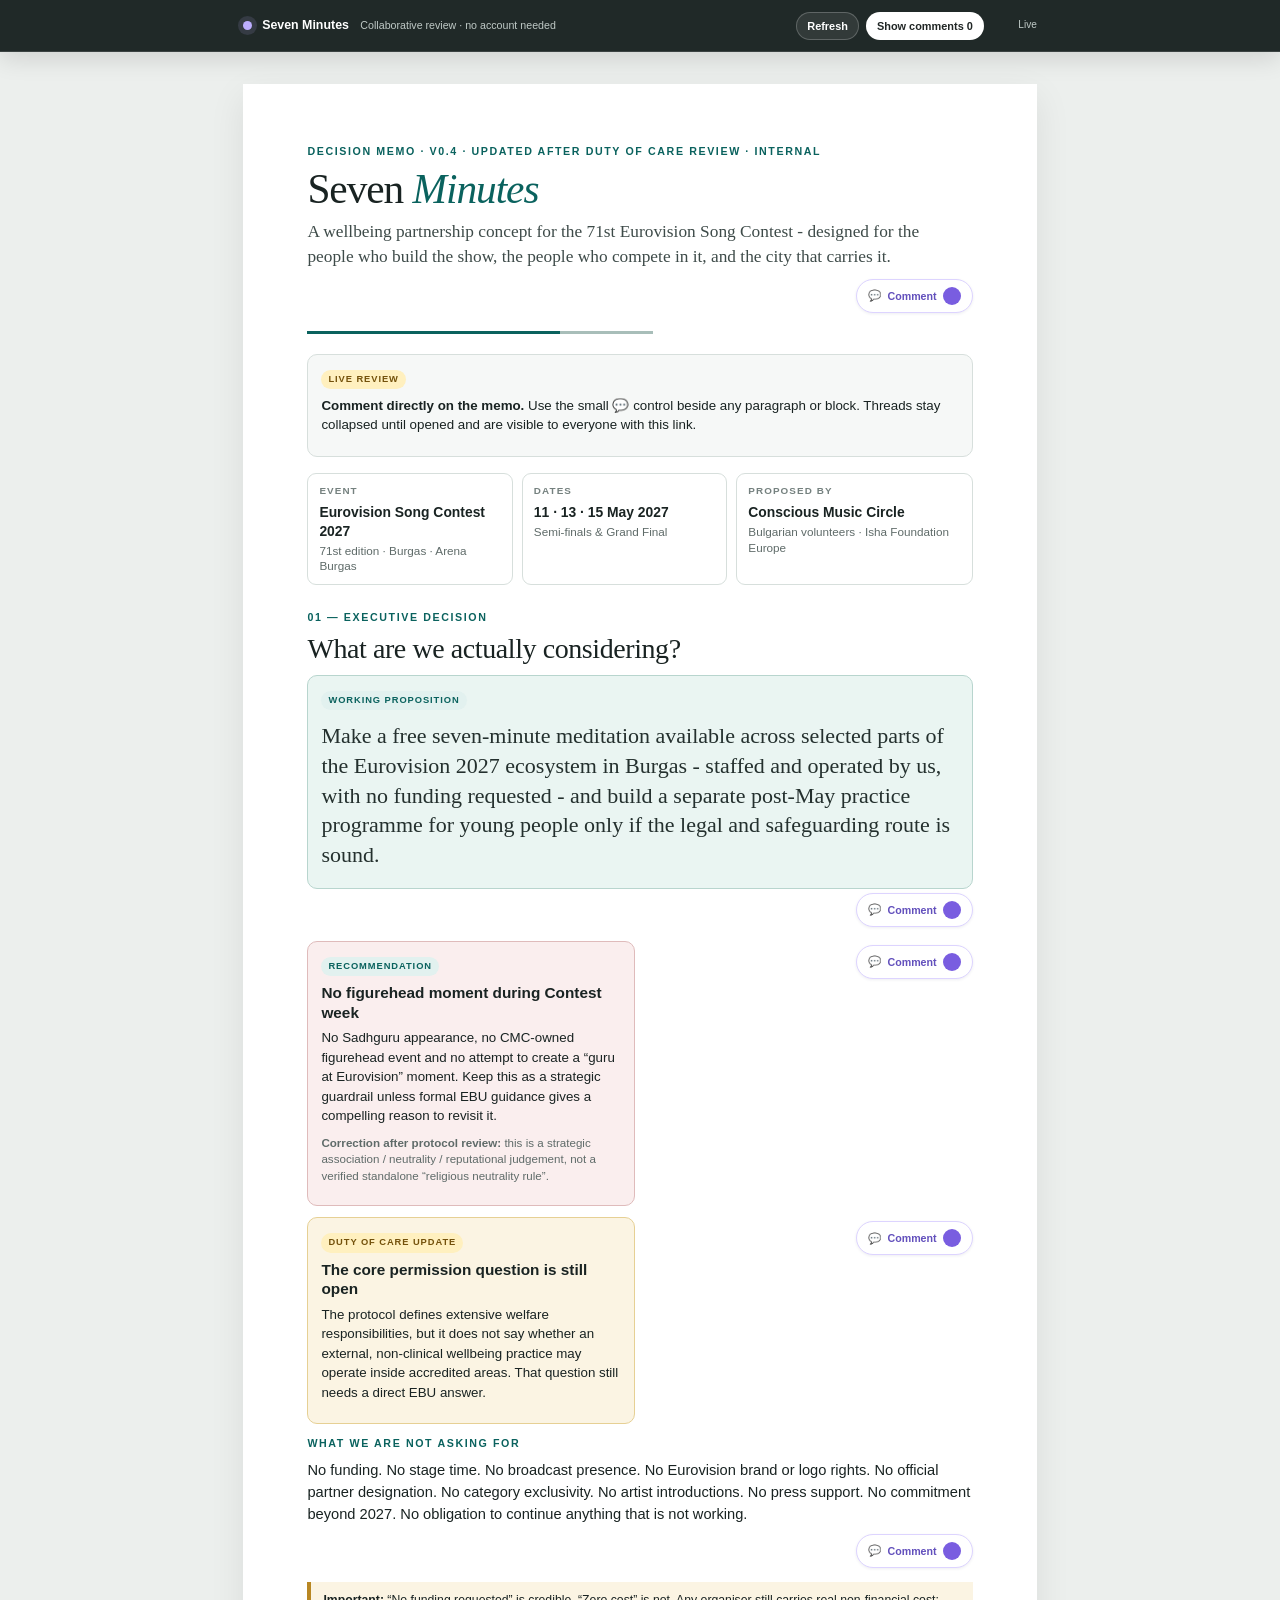
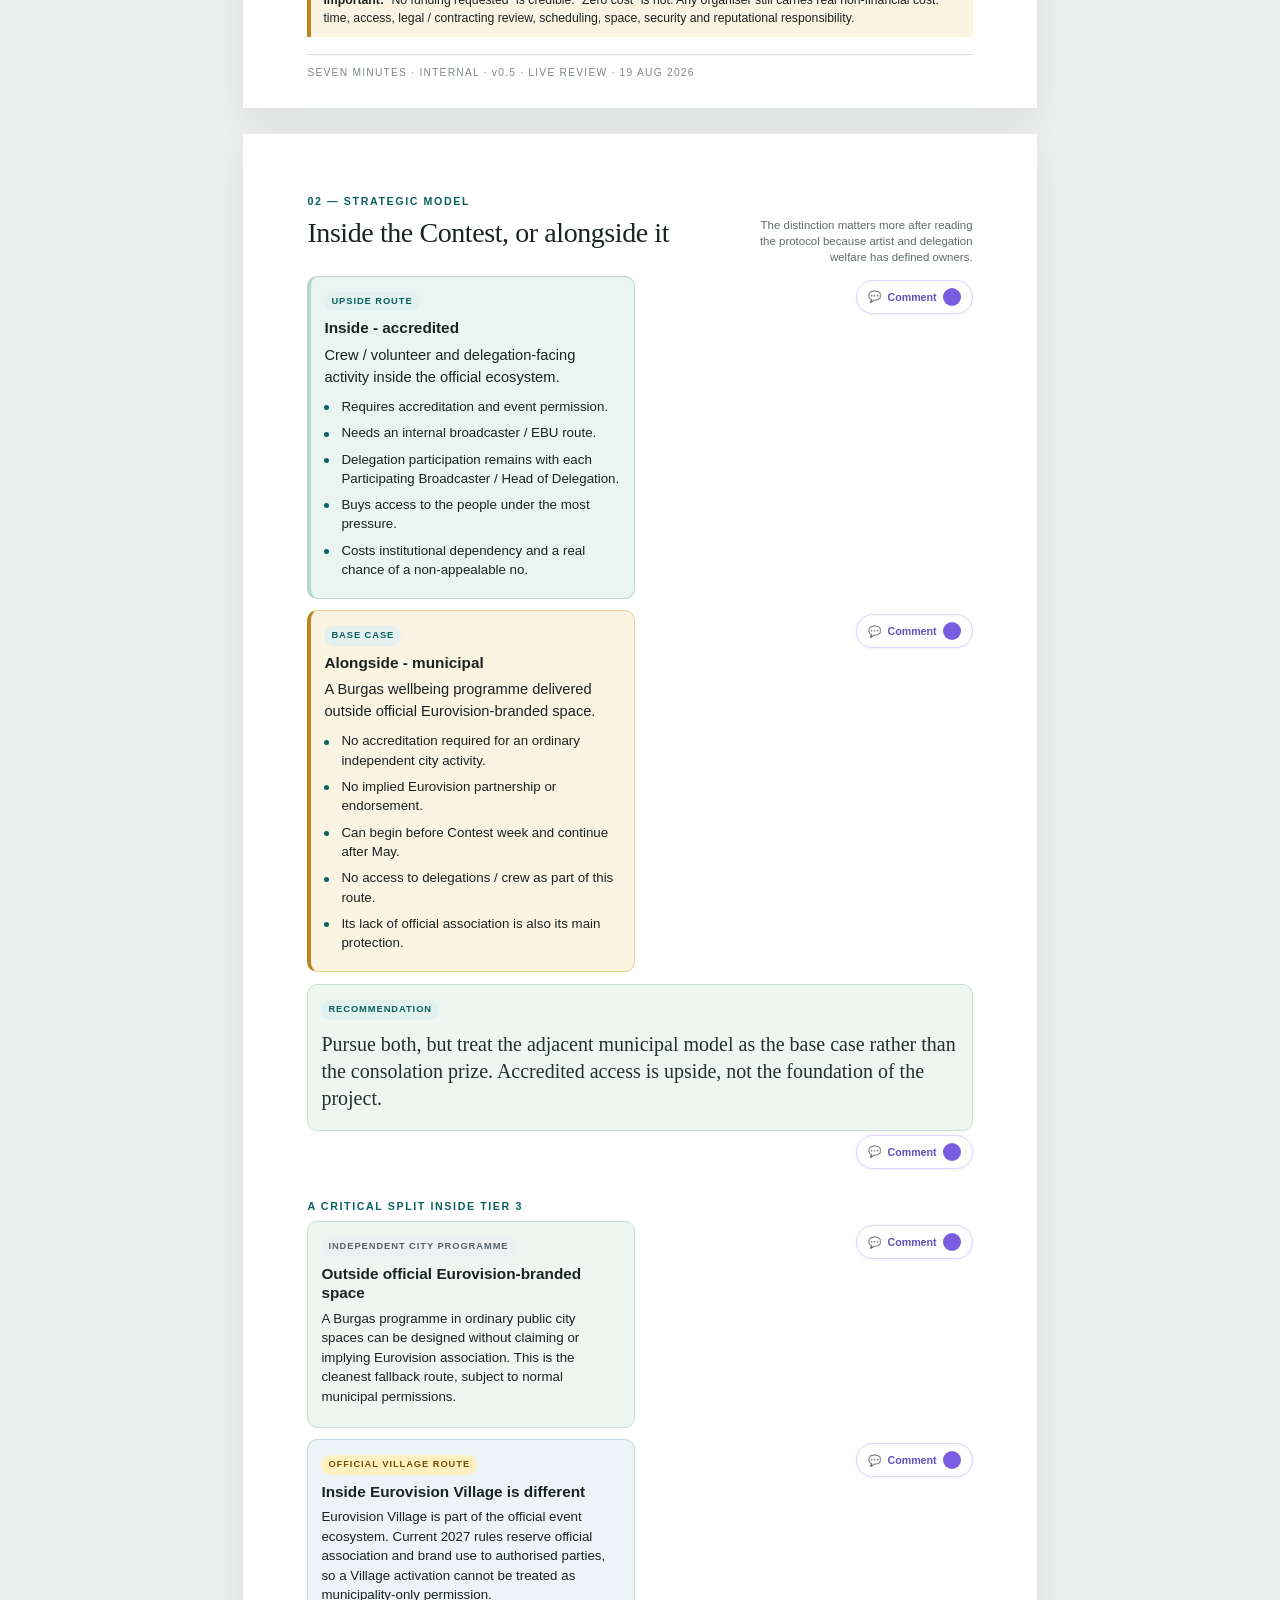
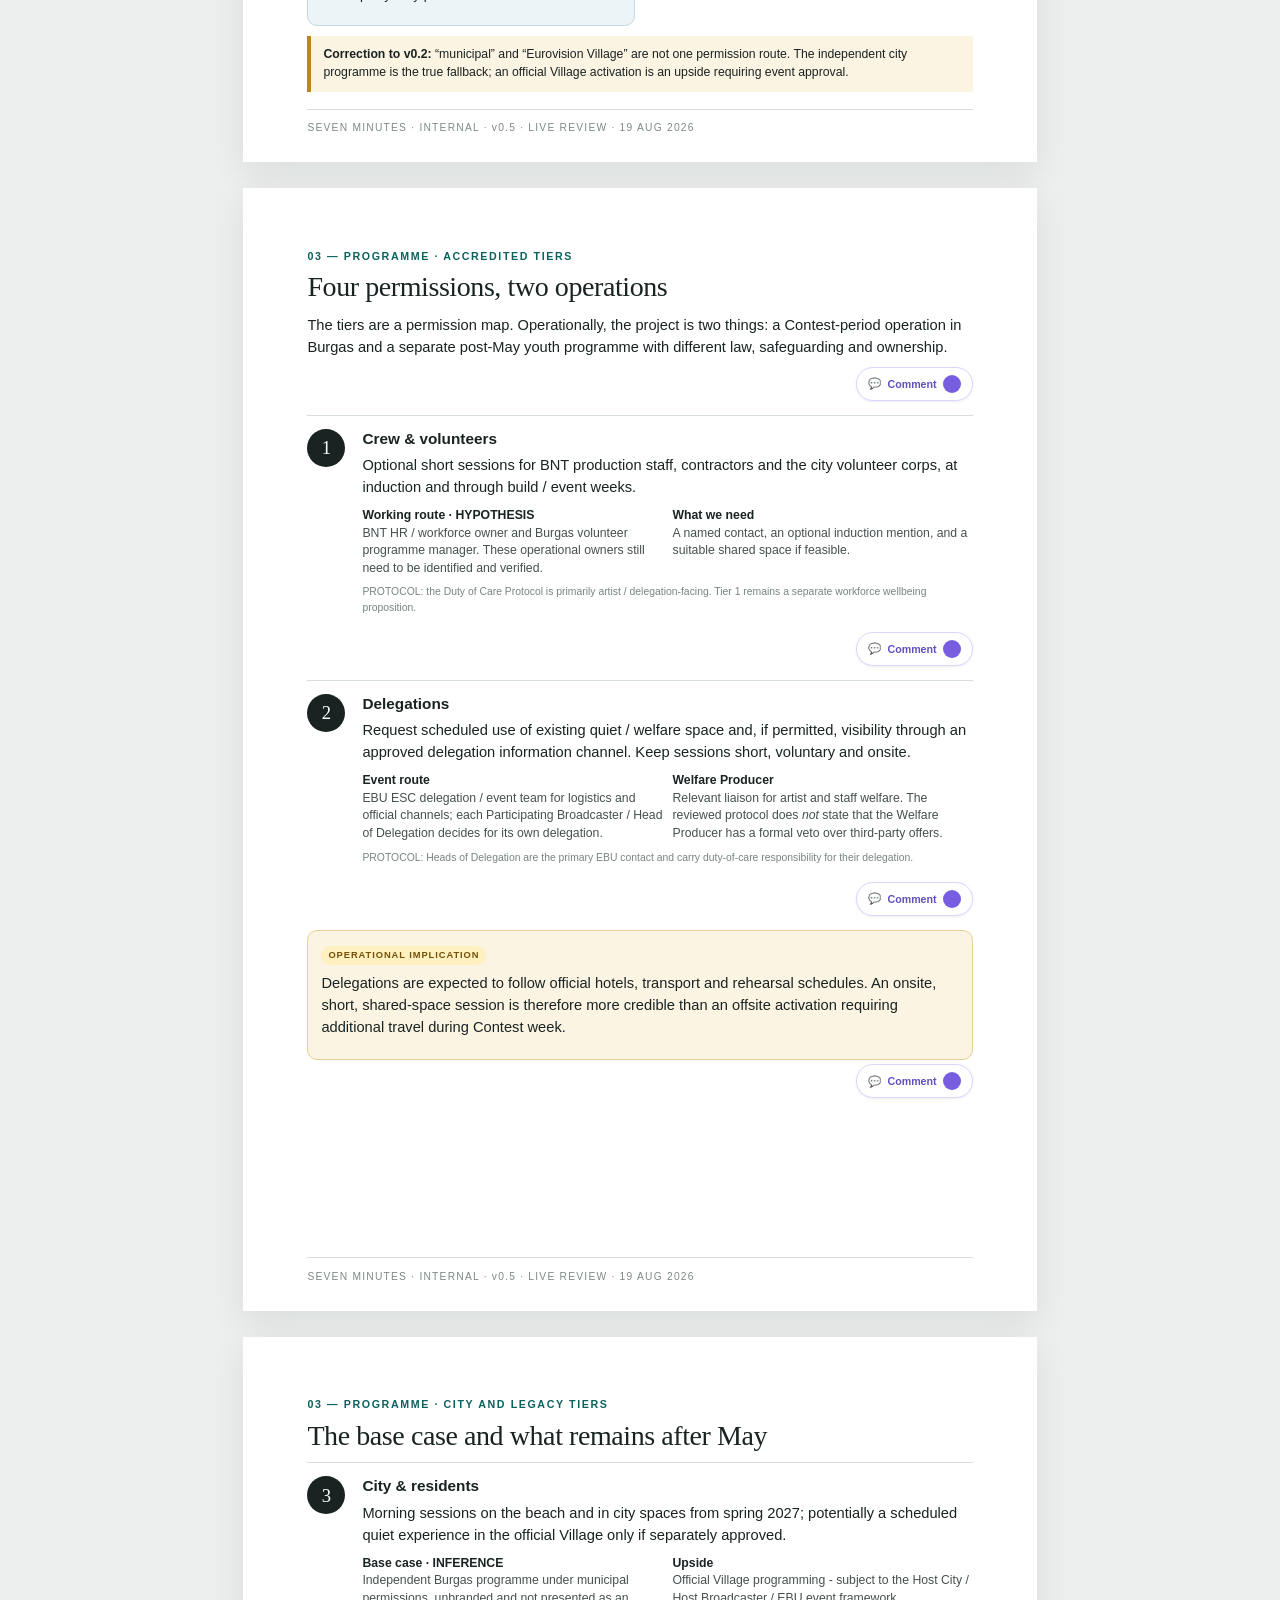
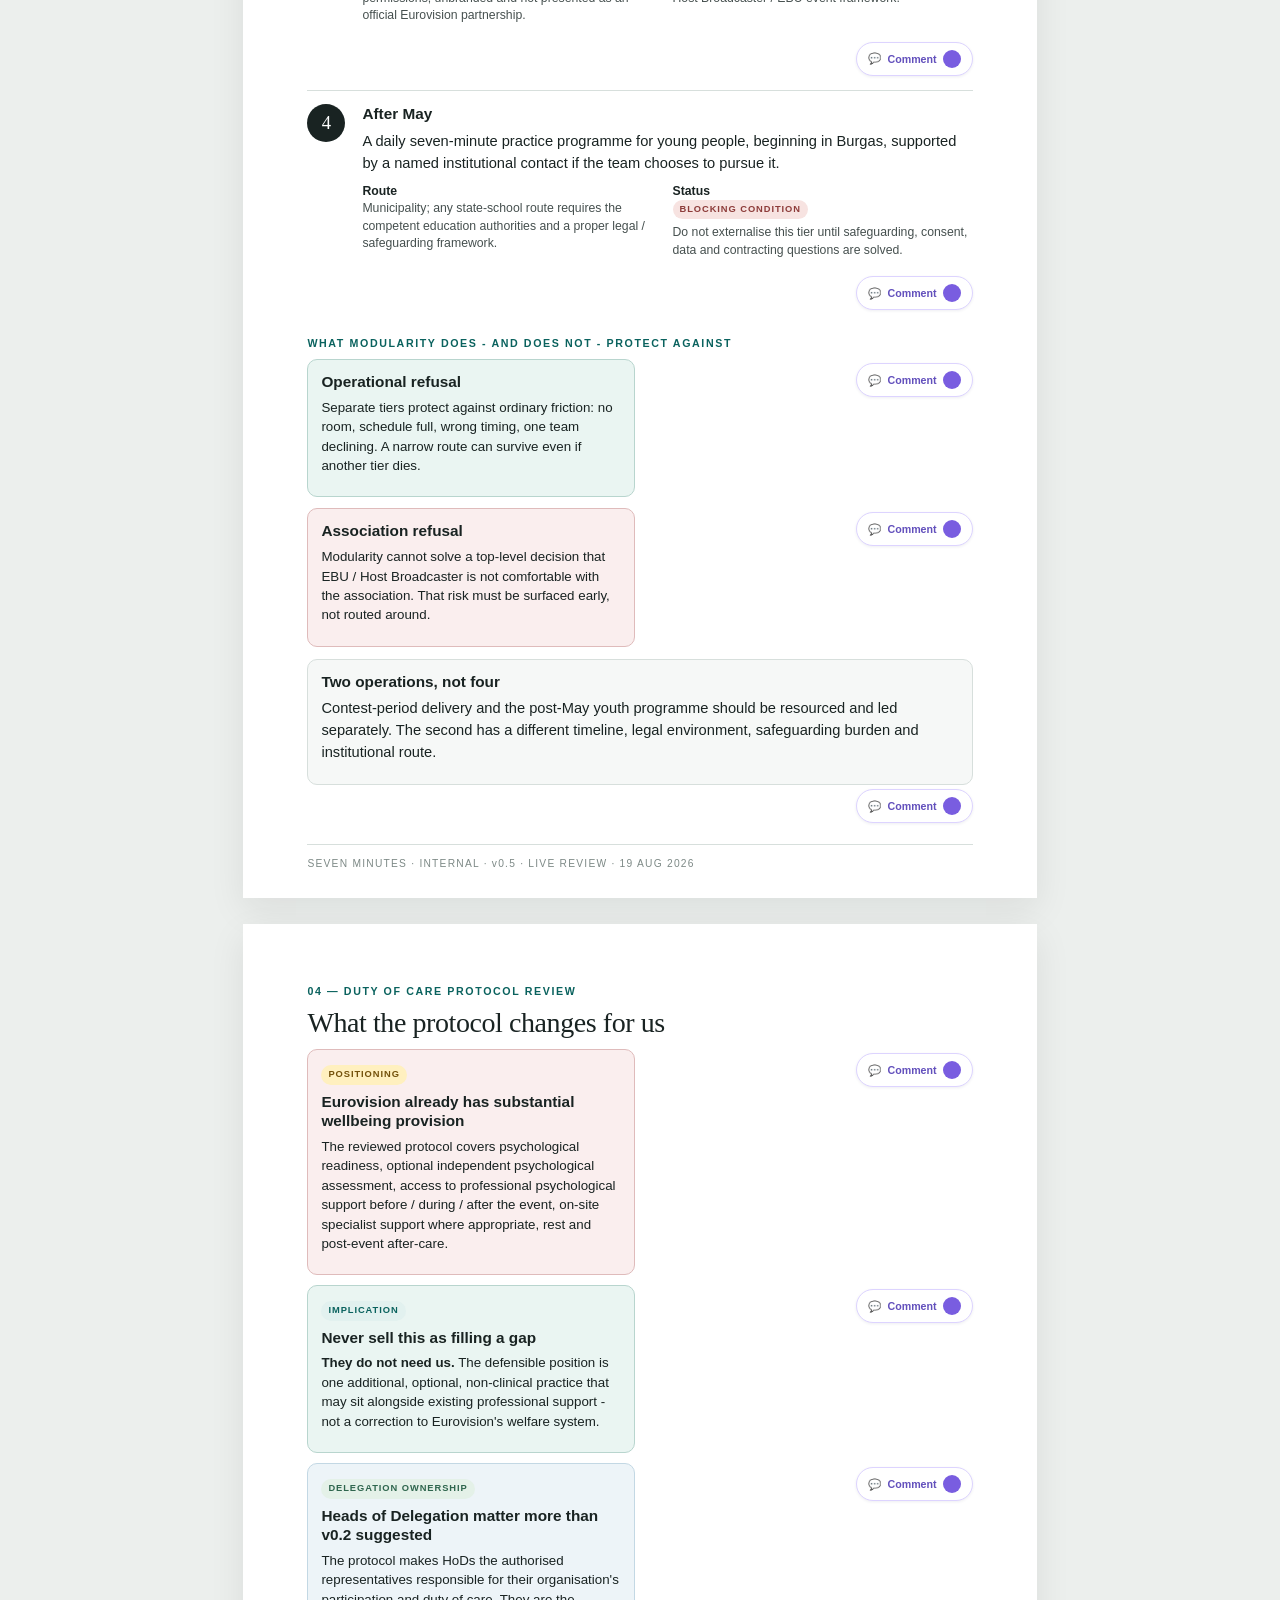
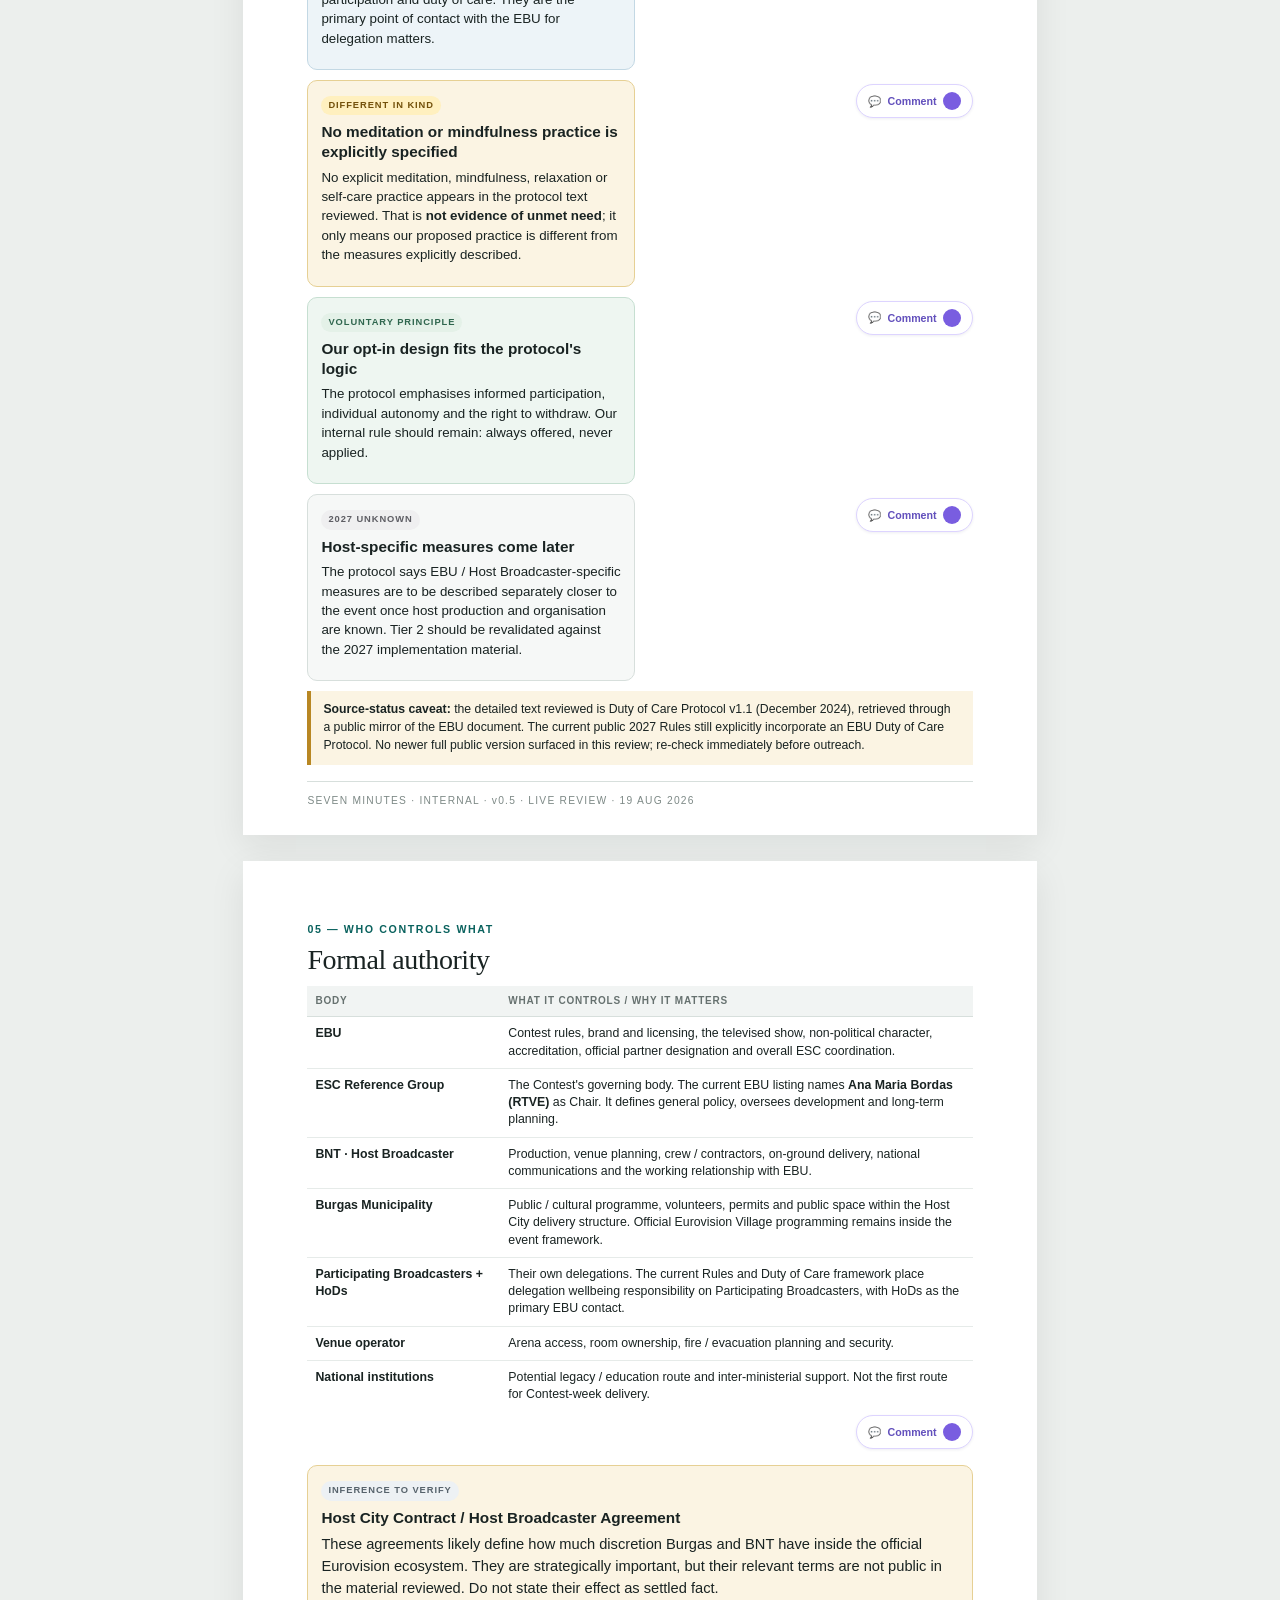
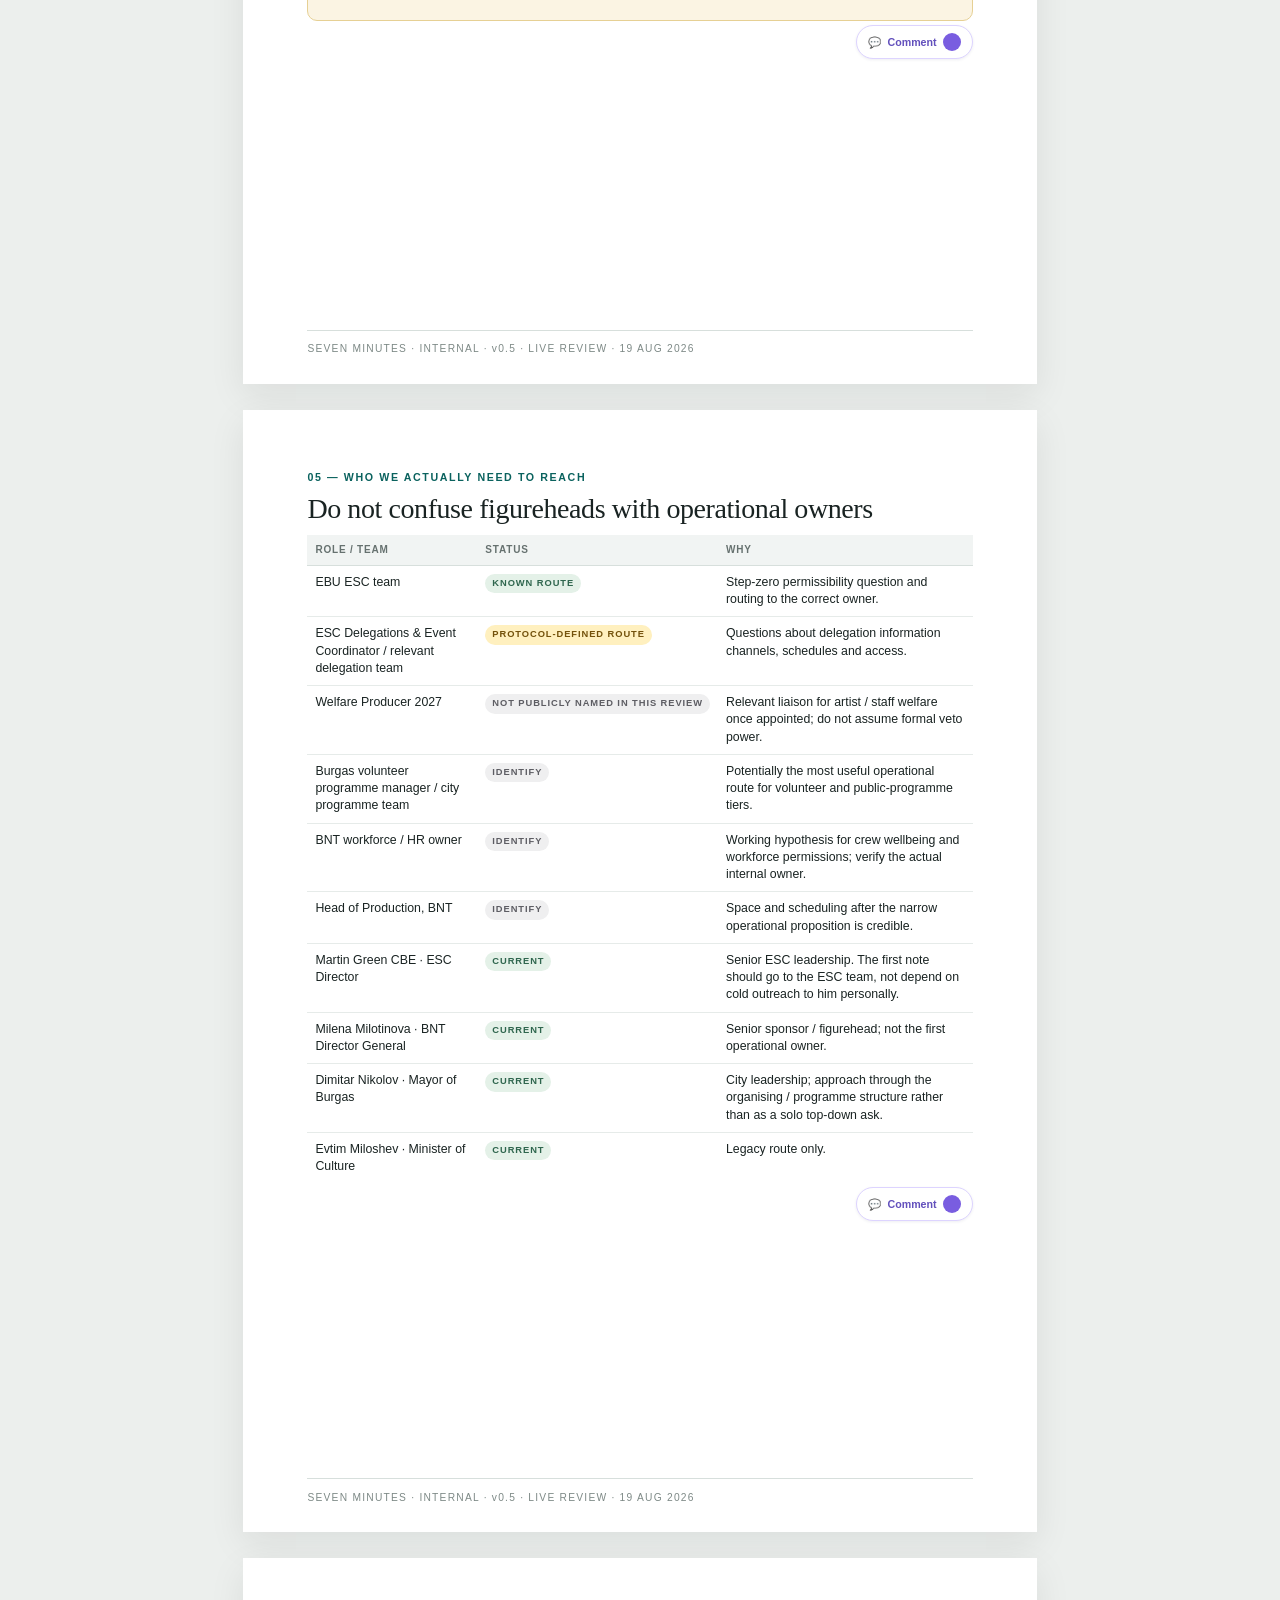
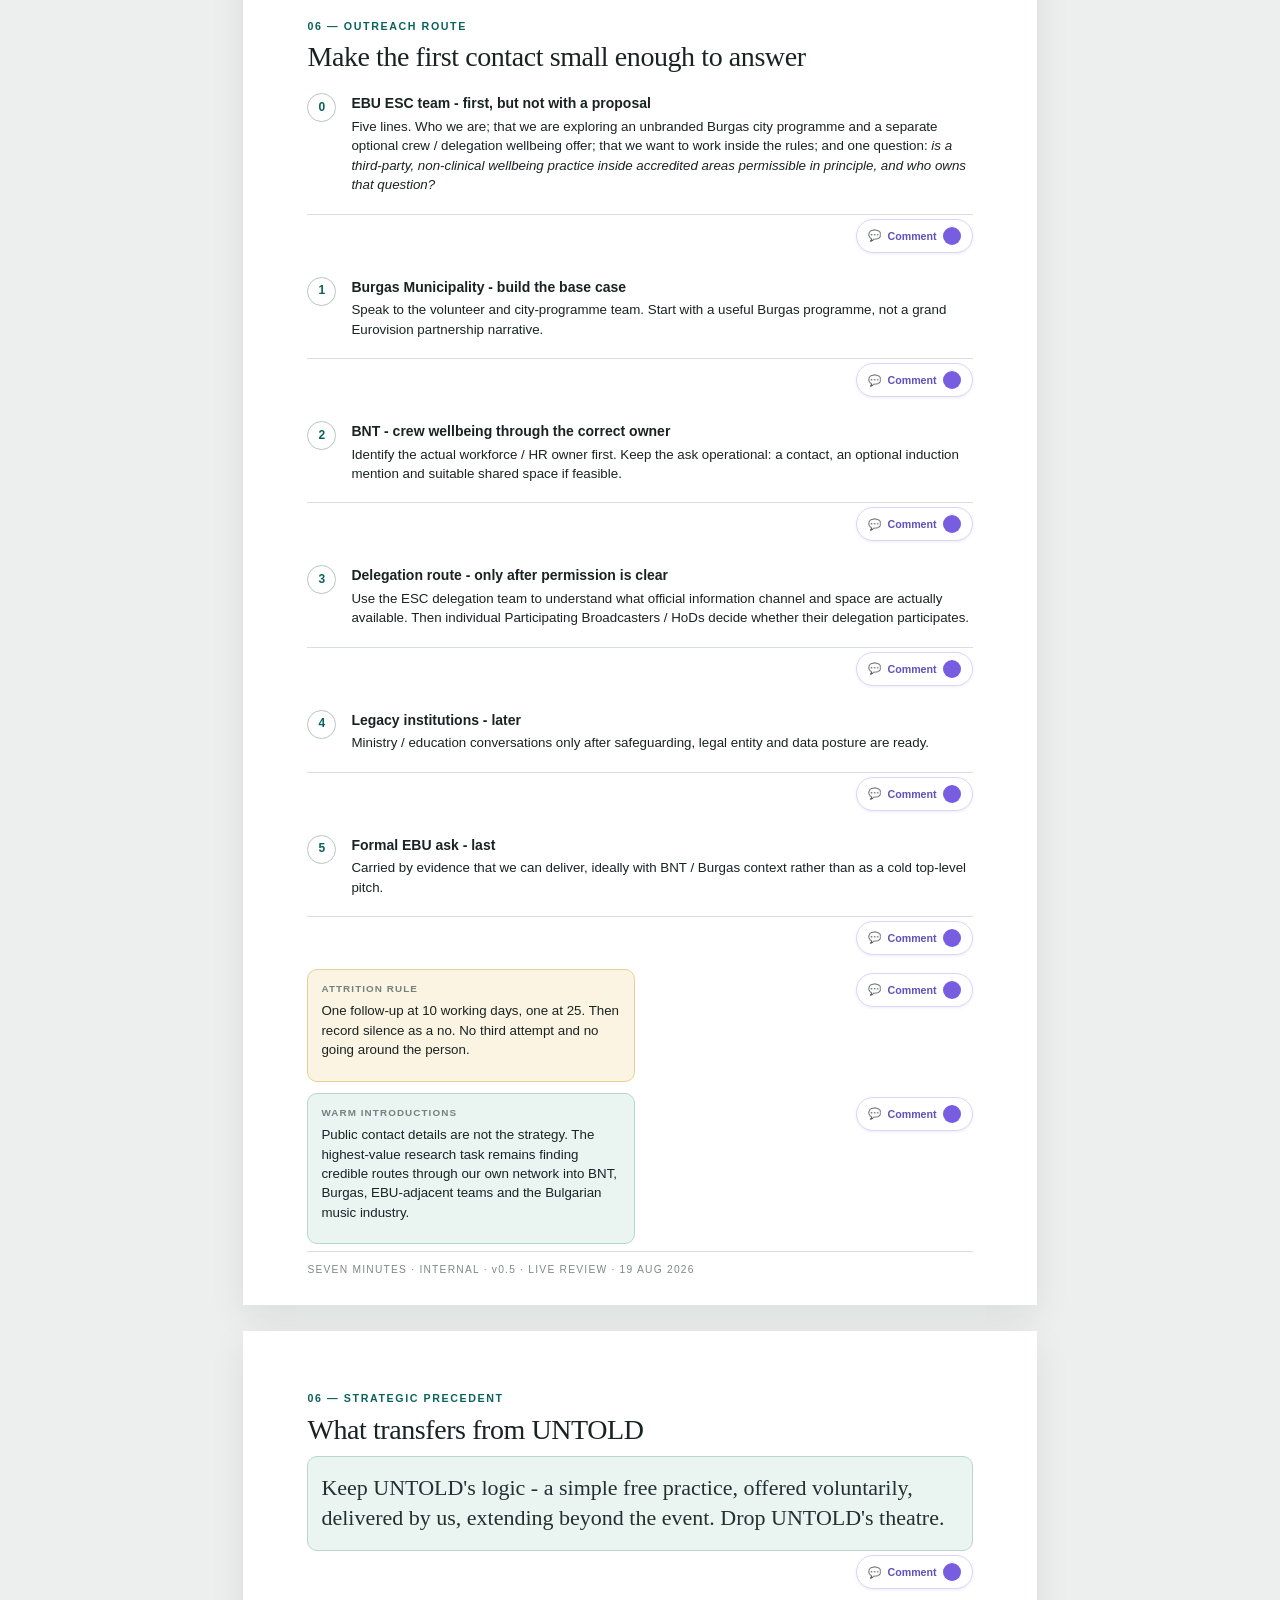
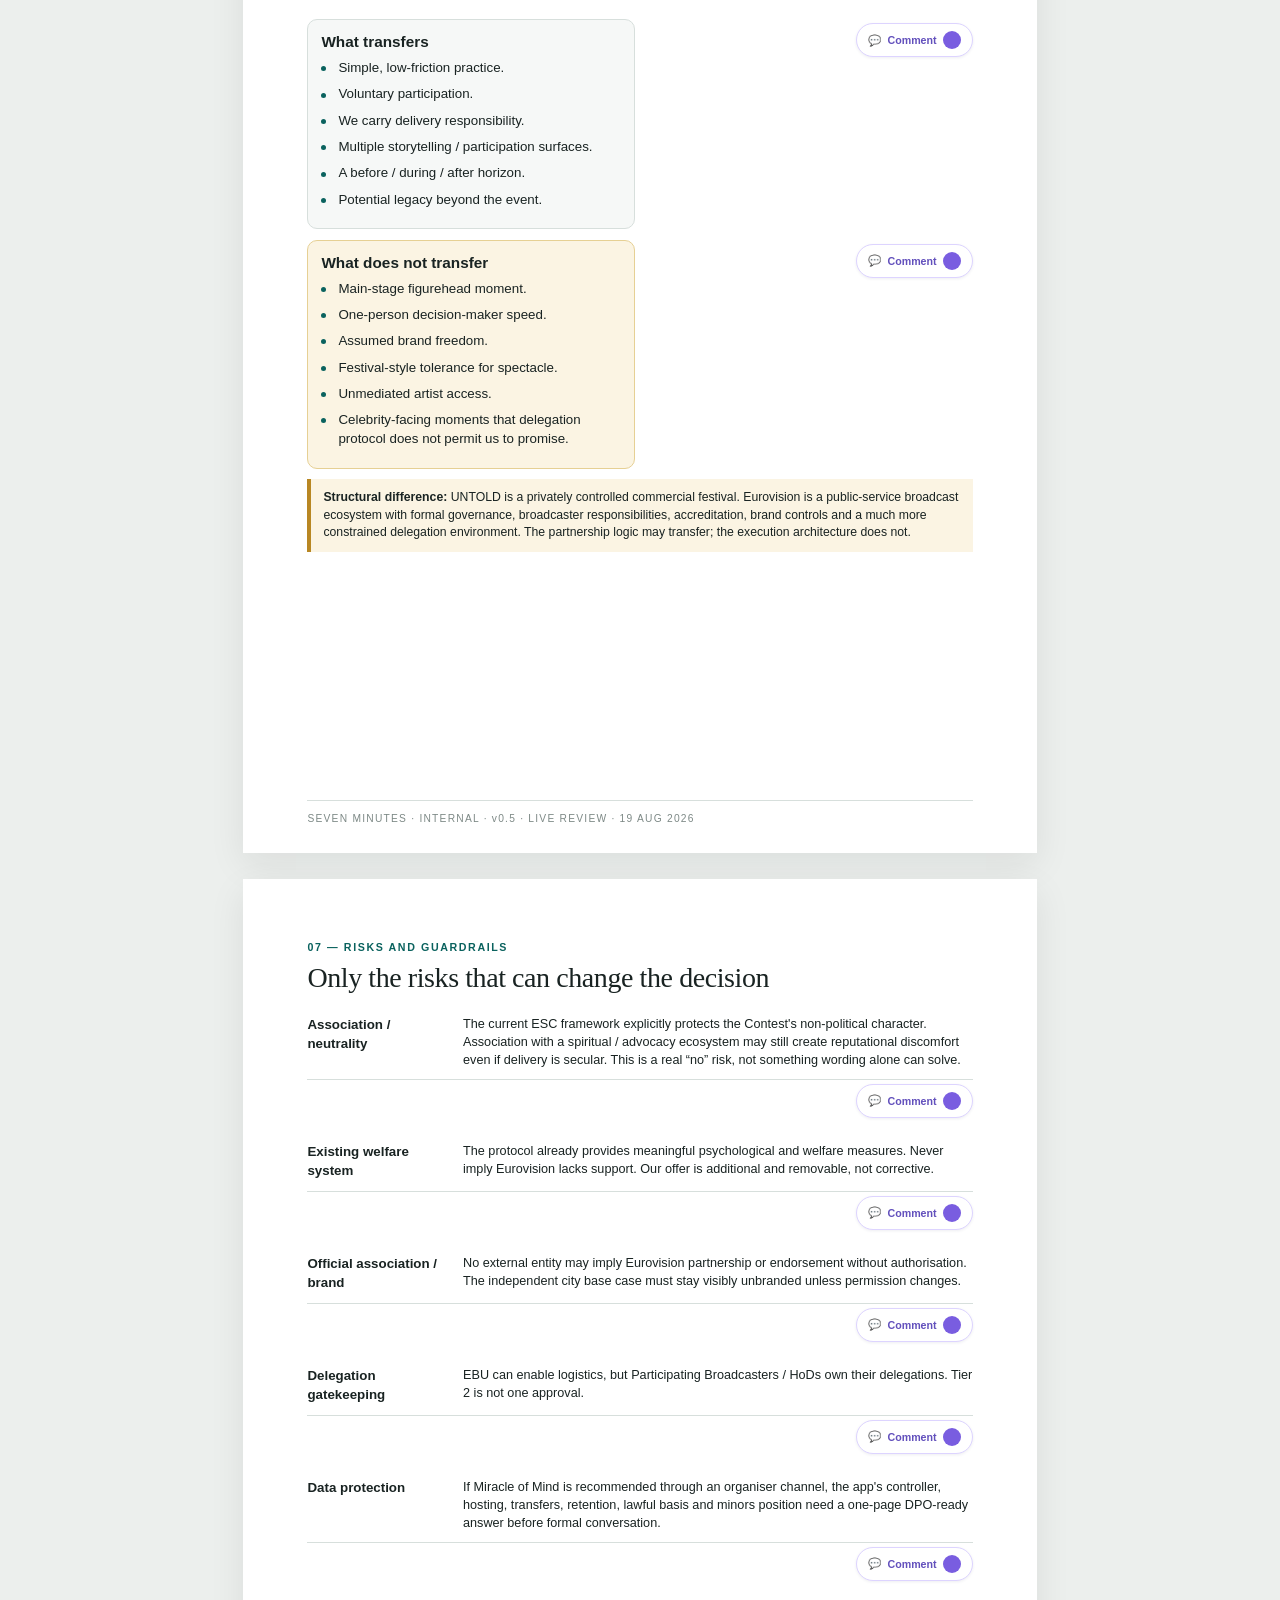
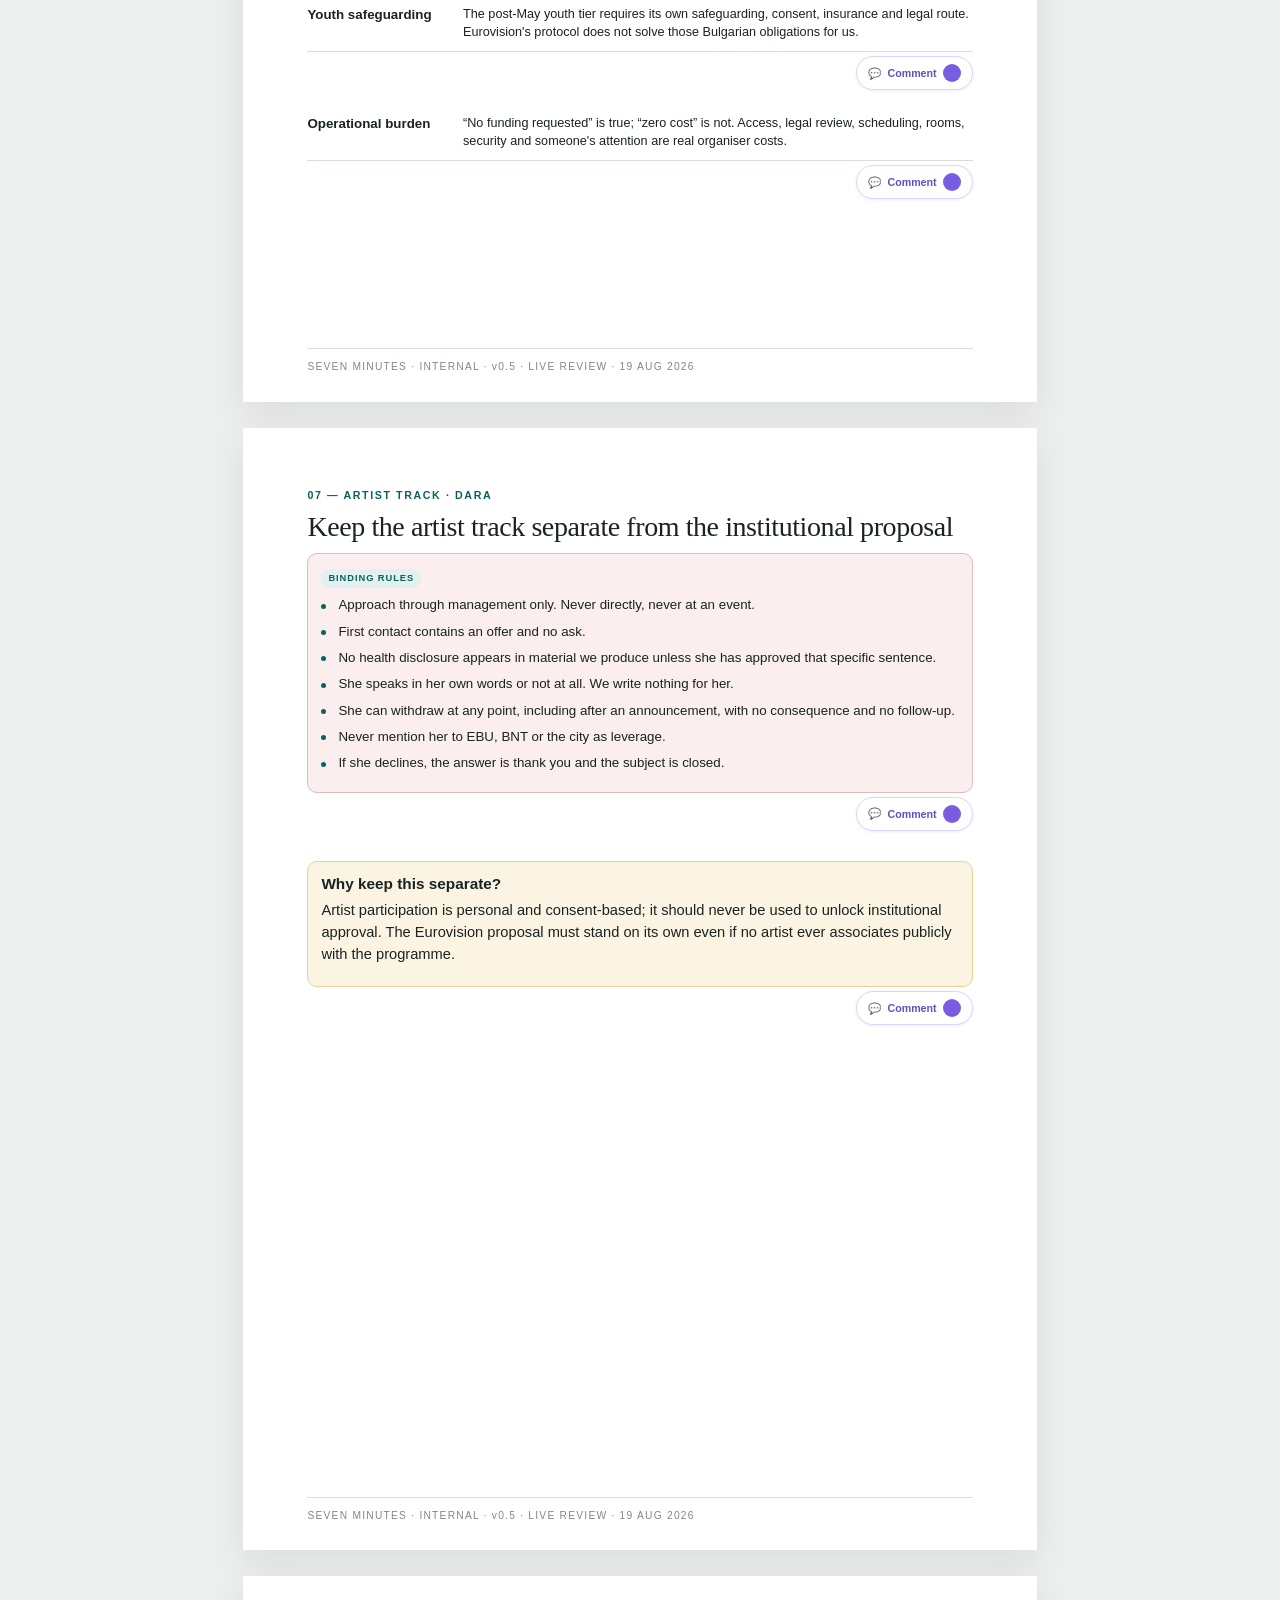
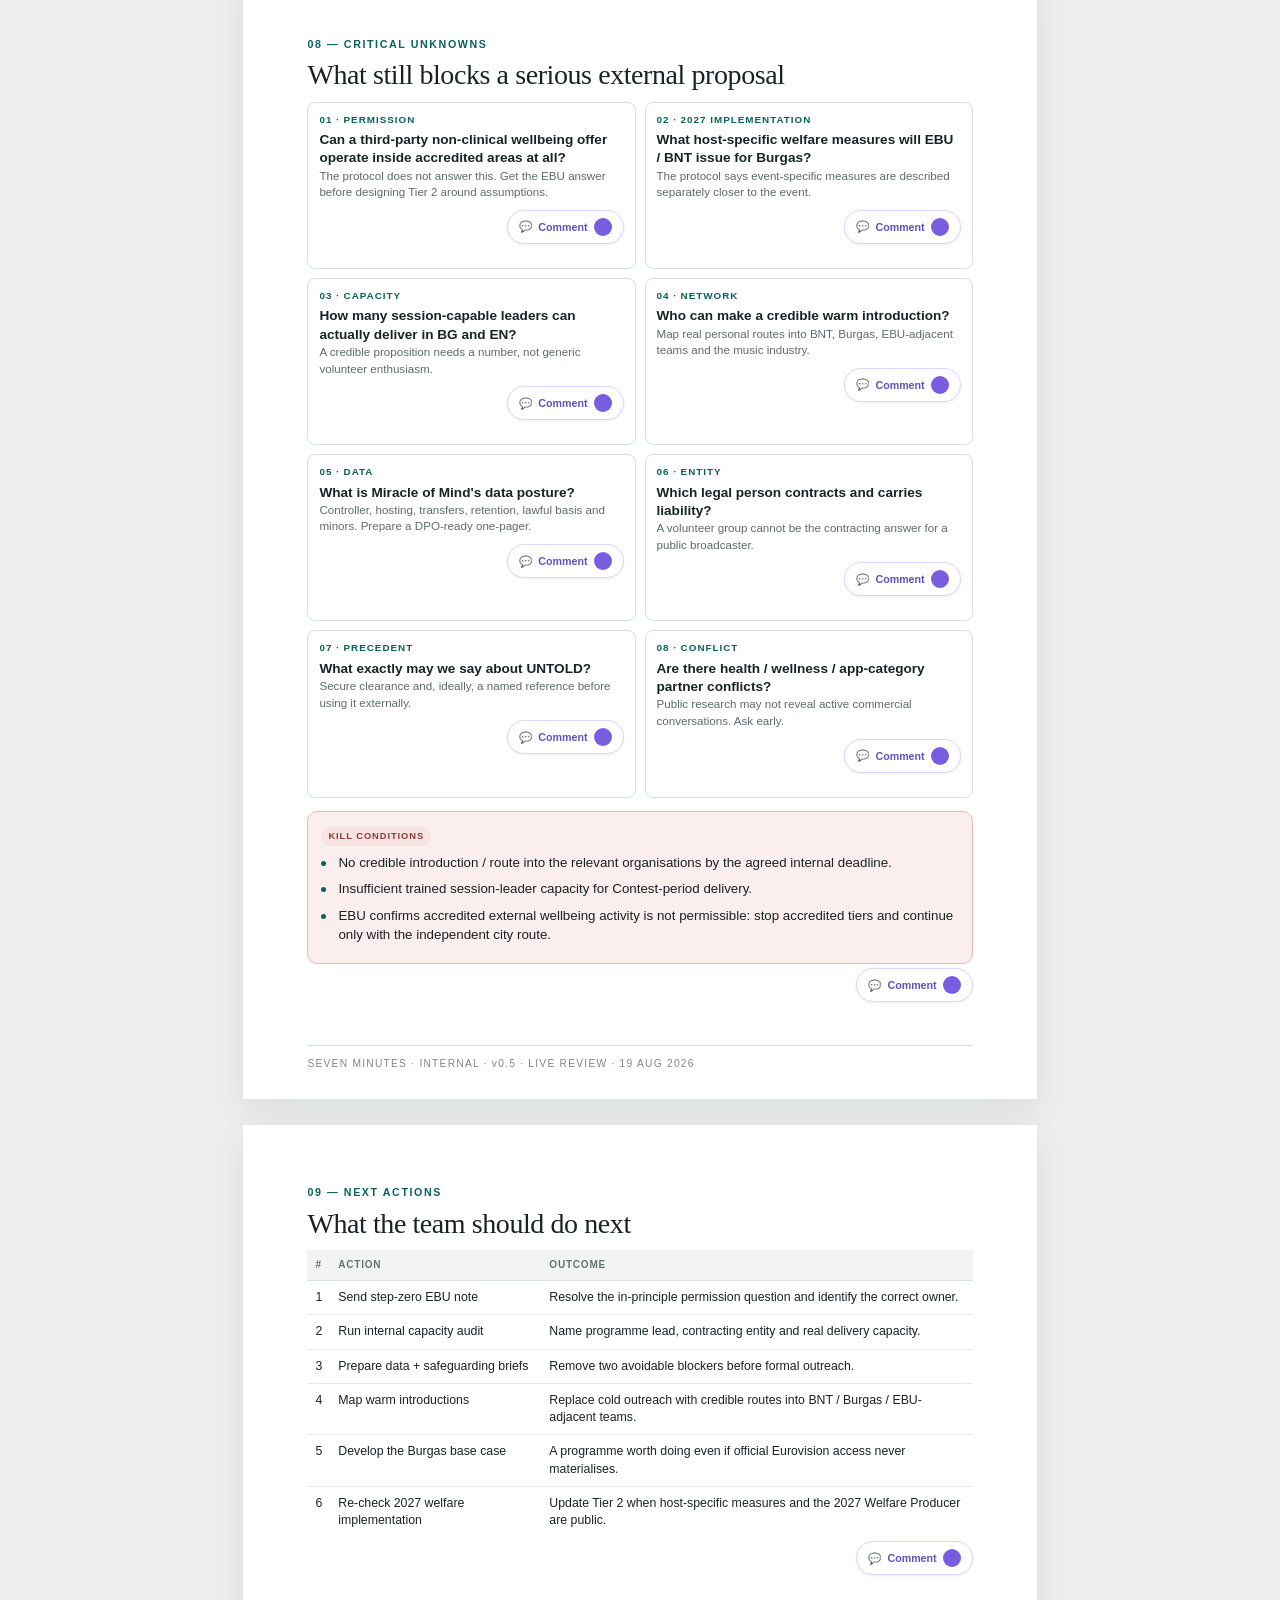
<file: index.html>
<!doctype html>
<html lang="en">
<head>
<meta charset="utf-8">
<meta name="viewport" content="width=device-width, initial-scale=1">
<title>Seven Minutes - Decision Memo v0.5 · Live Review</title>
<link rel="stylesheet" href="style.css?v=8">
<link rel="stylesheet" href="review.css?v=8">
<link rel="stylesheet" href="mobile-fix.css?v=8">
<style>
  .comment-zone{display:block!important;min-height:0!important;margin:4px 0 14px!important}
  .comment-marker{display:flex!important;align-items:center!important;justify-content:center!important;width:max-content!important;height:34px!important;min-height:34px!important;max-height:34px!important;margin:0 0 0 auto!important;padding:7px 11px!important;flex:none!important;align-self:auto!important;border-radius:999px!important}
  .comment-thread{width:100%!important;display:none;margin:8px 0 14px!important;box-sizing:border-box!important}
  @media(max-width:800px){.comment-marker{height:36px!important;min-height:36px!important;max-height:36px!important}}
</style>
</head>
<body>
<div id="app" class="doc" aria-live="polite"></div>
<script src="app.js?v=8" defer></script>
<!-- deploy-trigger: rollback-previous-review-version -->
</body>
</html>
</file>
<file: style.css>
:root{
  --ink:#192322; --muted:#5f6b69; --line:#d7dfdc; --paper:#fff; --canvas:#ecefed;
  --teal:#0a625e; --teal-soft:#eaf5f2; --gold:#b88723; --gold-soft:#fbf4e3;
  --red:#974a48; --red-soft:#faeeee; --blue:#37657f; --blue-soft:#edf4f8;
  --green:#3f735d; --green-soft:#eef6f1; --gray-soft:#f6f8f7;
}
*{box-sizing:border-box}
html{scroll-behavior:smooth}
body{margin:0;background:var(--canvas);color:var(--ink);font-family:Arial,Helvetica,sans-serif;font-size:11pt;line-height:1.46}
.doc{padding:28px 0 64px}
.sheet{width:210mm;min-height:297mm;margin:0 auto 26px;background:var(--paper);padding:16mm 17mm 16mm;box-shadow:0 12px 34px rgba(20,31,29,.08);position:relative}
.sheet:after{content:"SEVEN MINUTES  ·  INTERNAL  ·  v0.5  ·  LIVE REVIEW  ·  19 AUG 2026";position:absolute;bottom:7mm;left:17mm;right:17mm;border-top:1px solid var(--line);padding-top:3mm;font-size:7.7pt;letter-spacing:.12em;color:#7d8986}
.kicker,.section-no{font-size:8pt;font-weight:700;letter-spacing:.15em;text-transform:uppercase;color:var(--teal)}
.kicker{margin:0 0 8px}.section-no{margin:0 0 7px}
h1,h2,h3{margin:0;color:var(--ink)}
h1{font-family:Georgia,'Times New Roman',serif;font-size:31pt;line-height:1.04;font-weight:400;letter-spacing:-.025em}
h1 em{color:var(--teal);font-weight:400}
h2{font-family:Georgia,'Times New Roman',serif;font-size:21pt;line-height:1.15;font-weight:400;letter-spacing:-.015em;margin-bottom:10px}
h3{font-size:11.5pt;line-height:1.28;margin-bottom:6px}
p{margin:0 0 9px}
.lede{font-family:Georgia,'Times New Roman',serif;font-size:13pt;line-height:1.46;color:#3e4b49;max-width:165mm;margin-top:8px}
.rule{height:3px;background:linear-gradient(90deg,var(--teal),var(--teal) 38%,#a8beb9 38%,#a8beb9 52%,transparent 52%);margin:18px 0 20px}
.meta{display:grid;grid-template-columns:1fr 1fr 1.15fr;gap:9px;margin:16px 0 13px}
.meta .item{border:1px solid var(--line);border-radius:9px;padding:10px 11px;min-height:72px}
.label{font-size:7.4pt;font-weight:700;letter-spacing:.11em;text-transform:uppercase;color:#75817f;margin-bottom:5px}
.value{font-size:10.4pt;font-weight:700;line-height:1.35}.sub{font-size:8.8pt;color:var(--muted);line-height:1.35;margin-top:2px}
.cols2{display:grid;grid-template-columns:1fr 1fr;gap:11px}.cols3{display:grid;grid-template-columns:repeat(3,1fr);gap:9px}
.card{border:1px solid var(--line);border-radius:10px;padding:12px 13px;background:#fff}
.card.soft{background:var(--gray-soft)}.card.teal{background:var(--teal-soft);border-color:#b8d5ce}.card.gold{background:var(--gold-soft);border-color:#e6d094}.card.red{background:var(--red-soft);border-color:#dfbbbb}.card.blue{background:var(--blue-soft);border-color:#c3d8e4}.card.green{background:var(--green-soft);border-color:#c6dfd1}
.badge{display:inline-block;font-size:7pt;line-height:1;font-weight:700;letter-spacing:.1em;text-transform:uppercase;padding:5px 7px;border-radius:999px;margin-bottom:7px;white-space:nowrap}
.b-fact{background:#e4f1e8;color:#2f664e}.b-inf{background:#edf1f4;color:#56626b}.b-rec{background:#e2f1ef;color:#0a625e}.b-block{background:#f7e3e1;color:#8d3c3a}.b-update{background:#fff0bf;color:#73510b}.b-unknown{background:#efeff0;color:#5d5d63}.b-hyp{background:#f2ecfa;color:#624b86}
.big-quote{font-family:Georgia,'Times New Roman',serif;font-size:16.5pt;line-height:1.35;color:#24302e;margin:4px 0 6px}
.body{font-size:11pt;line-height:1.5}.small{font-size:10pt;line-height:1.46}.tiny{font-size:8.7pt;color:var(--muted);line-height:1.43}.note{font-size:8.6pt;color:var(--muted);line-height:1.4}
ul.clean{list-style:none;padding:0;margin:0}ul.clean li{position:relative;padding-left:17px;margin:0 0 7px;font-size:10pt;line-height:1.45}ul.clean li:before{content:"";width:5px;height:5px;border-radius:50%;background:var(--teal);position:absolute;left:0;top:.62em}
.split-title{display:flex;justify-content:space-between;align-items:flex-start;gap:14px;margin-bottom:11px}.split-title .note{max-width:58mm;text-align:right}
.route{border-left:4px solid var(--teal);padding-left:13px}.route.alt{border-left-color:var(--gold)}
.tier{display:grid;grid-template-columns:43px 1fr;gap:12px;padding:13px 0;border-top:1px solid var(--line)}.tier:first-of-type{border-top:0}.tier-num{width:38px;height:38px;border-radius:50%;display:flex;align-items:center;justify-content:center;background:var(--ink);color:white;font-family:Georgia,serif;font-size:14pt}.tier-grid{display:grid;grid-template-columns:1fr 1fr;gap:10px;margin-top:7px}.mini{font-size:9.2pt;line-height:1.43;color:#46504f}.mini strong{color:var(--ink)}
table{width:100%;border-collapse:collapse;margin-top:10px;font-size:9.25pt;line-height:1.4}th{font-size:7.5pt;text-transform:uppercase;letter-spacing:.08em;text-align:left;color:#66716f;background:#f1f4f3;padding:8px;border-bottom:1px solid var(--line)}td{vertical-align:top;padding:8px;border-bottom:1px solid #e6ebe9}tr:last-child td{border-bottom:0}.authority td:first-child{font-weight:700;width:29%}
.sequence{margin-top:5px}.step{display:grid;grid-template-columns:34px 1fr;gap:10px;padding:10px 0;border-bottom:1px solid var(--line)}.step:last-child{border-bottom:0}.step-num{width:29px;height:29px;border:1px solid #b8c6c3;border-radius:50%;display:flex;align-items:center;justify-content:center;color:var(--teal);font-weight:700;font-size:9pt}.step strong{display:block;font-size:10.5pt;margin-bottom:3px}
.protocol-grid{display:grid;grid-template-columns:1fr 1fr;gap:10px}.source-tag{font-size:7.8pt;color:#788481;margin-top:7px}
.risk{padding:10px 0;border-bottom:1px solid var(--line);display:grid;grid-template-columns:38mm 1fr;gap:12px}.risk:last-child{border-bottom:0}.risk strong{font-size:10pt}.risk p{font-size:9.5pt;line-height:1.43;margin:0}
.decision-list{display:grid;grid-template-columns:1fr 1fr;gap:9px}.decision{border:1px solid var(--line);border-radius:8px;padding:10px 11px}.decision .num{font-size:7.4pt;color:var(--teal);font-weight:700;letter-spacing:.1em;margin-bottom:4px}.decision strong{font-size:10.2pt;display:block;line-height:1.35}.source-list{display:grid;grid-template-columns:1fr 1fr;gap:8px 15px;margin-top:10px}.source{font-size:8.6pt;line-height:1.42;border-top:1px solid #e4e9e7;padding-top:7px}.source strong{display:block;font-size:8.7pt}
.caveat{padding:10px 12px;border-left:4px solid var(--gold);background:var(--gold-soft);font-size:9.2pt;line-height:1.45;margin:10px 0}.keyline{border-top:1px solid var(--line);margin:16px 0}.spacer8{height:8px}.spacer12{height:12px}.spacer16{height:16px}
@media(max-width:900px){body{font-size:16px}.sheet{width:calc(100% - 24px);min-height:auto;padding:28px 24px}.sheet:after{display:none}.meta,.cols2,.cols3,.protocol-grid,.decision-list,.source-list,.tier-grid{grid-template-columns:1fr}.split-title{display:block}.split-title .note{text-align:left;max-width:none;margin-top:8px}.doc{padding-top:12px}}
@media print{@page{size:A4;margin:0}body{background:#fff}.doc{padding:0}.sheet{width:210mm;height:297mm;min-height:297mm;margin:0;box-shadow:none;break-after:page;page-break-after:always;overflow:hidden}.sheet:last-child{break-after:auto;page-break-after:auto}}
</file>
<file: review.css>
:root{--comment:#7457df;--comment-soft:#f5f2ff;--comment-line:#dcd3ff}
body.review-ready{padding-top:56px}.review-bar{position:fixed;z-index:1000;top:0;left:0;right:0;height:52px;display:flex;align-items:center;justify-content:center;background:rgba(25,35,34,.97);color:#fff;border-bottom:1px solid rgba(255,255,255,.12);box-shadow:0 7px 24px rgba(0,0,0,.12)}.review-bar-inner{width:min(210mm,calc(100% - 28px));display:flex;align-items:center;justify-content:space-between;gap:12px}.review-brand{display:flex;align-items:center;gap:10px;min-width:0}.review-dot{width:9px;height:9px;border-radius:50%;background:#bdaeff;box-shadow:0 0 0 5px rgba(189,174,255,.13)}.review-title{font-size:9.3pt;font-weight:700;white-space:nowrap;overflow:hidden;text-overflow:ellipsis}.review-sub{font-size:8pt;color:#bfc9c6;margin-left:8px;font-weight:400}.review-actions{display:flex;align-items:center;gap:7px}.review-pill{appearance:none;border:1px solid rgba(255,255,255,.22);background:rgba(255,255,255,.08);color:#fff;border-radius:999px;padding:7px 10px;font:600 8.2pt Arial,sans-serif;cursor:pointer}.review-pill.primary{background:#fff;color:#202625}.review-status{font-size:7.6pt;color:#bfc9c6;min-width:46px;text-align:right}.commentable{position:relative}.comment-zone{margin:2px 0 12px;min-height:30px;display:flex;flex-direction:column;align-items:flex-end;justify-content:flex-start}.comment-marker{width:max-content;flex:0 0 auto;display:inline-flex;align-items:center;gap:6px;border:1px solid var(--comment-line);background:#fff;color:#5c49ba;border-radius:999px;cursor:pointer;padding:5px 9px;font:700 8pt Arial,sans-serif;opacity:.96;box-shadow:0 1px 3px rgba(44,33,92,.08);transition:background .15s,border-color .15s,color .15s,box-shadow .15s,transform .15s}.comment-marker:hover,.commentable:hover+.comment-zone .comment-marker{background:var(--comment-soft);border-color:#bbaaf7;color:#5238c8;box-shadow:0 3px 9px rgba(65,44,150,.12)}.comment-marker:active{transform:translateY(1px)}.comment-marker.has-comments{background:var(--comment-soft);border-color:#b9a8f8;color:#4f36c6;box-shadow:0 2px 7px rgba(65,44,150,.10)}.comment-marker .count{display:inline-flex;align-items:center;justify-content:center;min-width:18px;height:18px;padding:0 5px;border-radius:999px;background:var(--comment);color:#fff;font-size:7.3pt;line-height:1}.comment-thread{display:none;width:100%;align-self:stretch;box-sizing:border-box;border-left:3px solid var(--comment);background:var(--comment-soft);border-radius:0 10px 10px 0;margin:8px 0 14px;padding:10px 11px 11px}.comment-thread-head{display:flex;justify-content:space-between;align-items:center;margin-bottom:7px}.comment-thread-title{font-size:7.8pt;font-weight:700;color:#5e4abc;text-transform:uppercase;letter-spacing:.08em}.comment-close{border:0;background:transparent;color:#756c8a;font-size:15px;cursor:pointer}.comment-list{display:grid;gap:7px}.comment-item{background:#fff;border:1px solid var(--comment-line);border-radius:8px;padding:8px 9px}.comment-meta{display:flex;align-items:baseline;gap:7px;margin-bottom:3px}.comment-name{font-weight:700;font-size:8.8pt}.comment-time{font-size:7.2pt;color:#8c849d}.comment-text{font-size:9pt;line-height:1.42;white-space:pre-wrap;overflow-wrap:anywhere}.comment-empty{font-size:8.4pt;color:#797188;margin-bottom:7px}.comment-form{margin-top:8px;padding-top:8px;border-top:1px solid var(--comment-line)}.comment-fields{display:grid;grid-template-columns:145px 1fr;gap:7px}.comment-input,.comment-textarea{width:100%;border:1px solid #cfc6ee;border-radius:8px;background:#fff;color:#25212d;font:9pt Arial,sans-serif;padding:8px;outline:none}.comment-textarea{min-height:68px;resize:vertical;line-height:1.4}.comment-input:focus,.comment-textarea:focus{border-color:#8b72ed;box-shadow:0 0 0 3px rgba(122,90,248,.10)}.comment-form-actions{display:flex;align-items:center;justify-content:space-between;gap:8px;margin-top:7px}.comment-hint{font-size:7.3pt;color:#8a8297}.comment-submit{border:0;background:#5e47d7;color:#fff;border-radius:999px;padding:7px 12px;font:700 8.2pt Arial,sans-serif;cursor:pointer}.comment-submit:disabled{opacity:.5}.comment-error{display:none;margin-top:6px;color:#9b3f3f;font-size:8pt}.comment-error.show{display:block}.review-toast{position:fixed;z-index:1200;left:50%;bottom:22px;transform:translateX(-50%) translateY(10px);background:#202625;color:#fff;border-radius:999px;padding:9px 13px;font:600 8.3pt Arial,sans-serif;opacity:0;pointer-events:none;transition:.2s;box-shadow:0 10px 30px rgba(0,0,0,.18)}.review-toast.show{opacity:1;transform:translateX(-50%) translateY(0)}
@media(max-width:800px){body.review-ready{padding-top:50px}.review-bar{height:48px}.review-bar-inner{width:calc(100% - 18px)}.review-sub,.review-status{display:none}.review-title{font-size:8.4pt}.review-pill{padding:6px 8px;font-size:7.8pt}.comment-zone{margin:4px 0 14px;min-height:36px}.comment-marker{min-height:34px;padding:7px 11px;font-size:8.5pt;gap:6px;opacity:1;box-shadow:0 2px 7px rgba(65,44,150,.11)}.comment-marker .count{min-width:19px;height:19px;font-size:7.5pt}.comment-thread{padding:9px}.comment-fields{grid-template-columns:1fr}.comment-textarea{min-height:80px}}
@media print{body.review-ready{padding-top:0}.review-bar,.comment-zone,.review-toast,[data-review-ui=true]{display:none!important}}
</file>
<file: mobile-fix.css>
@media (max-width: 900px){
  .sheet{overflow:hidden}

  table{
    width:100%;
    max-width:100%;
    table-layout:fixed;
    font-size:8.7pt;
    line-height:1.38;
  }

  th,td{
    min-width:0;
    max-width:100%;
    padding:7px 6px;
    overflow-wrap:anywhere;
    word-break:normal;
    hyphens:auto;
  }

  .badge{
    white-space:normal;
    max-width:100%;
    line-height:1.18;
    text-align:left;
  }

  .authority th:nth-child(1),
  .authority td:nth-child(1){width:27%}

  .authority th:nth-child(2),
  .authority td:nth-child(2){width:31%}

  .authority th:nth-child(3),
  .authority td:nth-child(3){width:42%}

  .authority td:first-child{width:27%}
}

@media (max-width: 430px){
  table{font-size:8.35pt}
  th{font-size:7pt;letter-spacing:.055em}
  th,td{padding:7px 5px}
  .badge{font-size:6.5pt;padding:4px 6px;letter-spacing:.075em}
}
</file>
